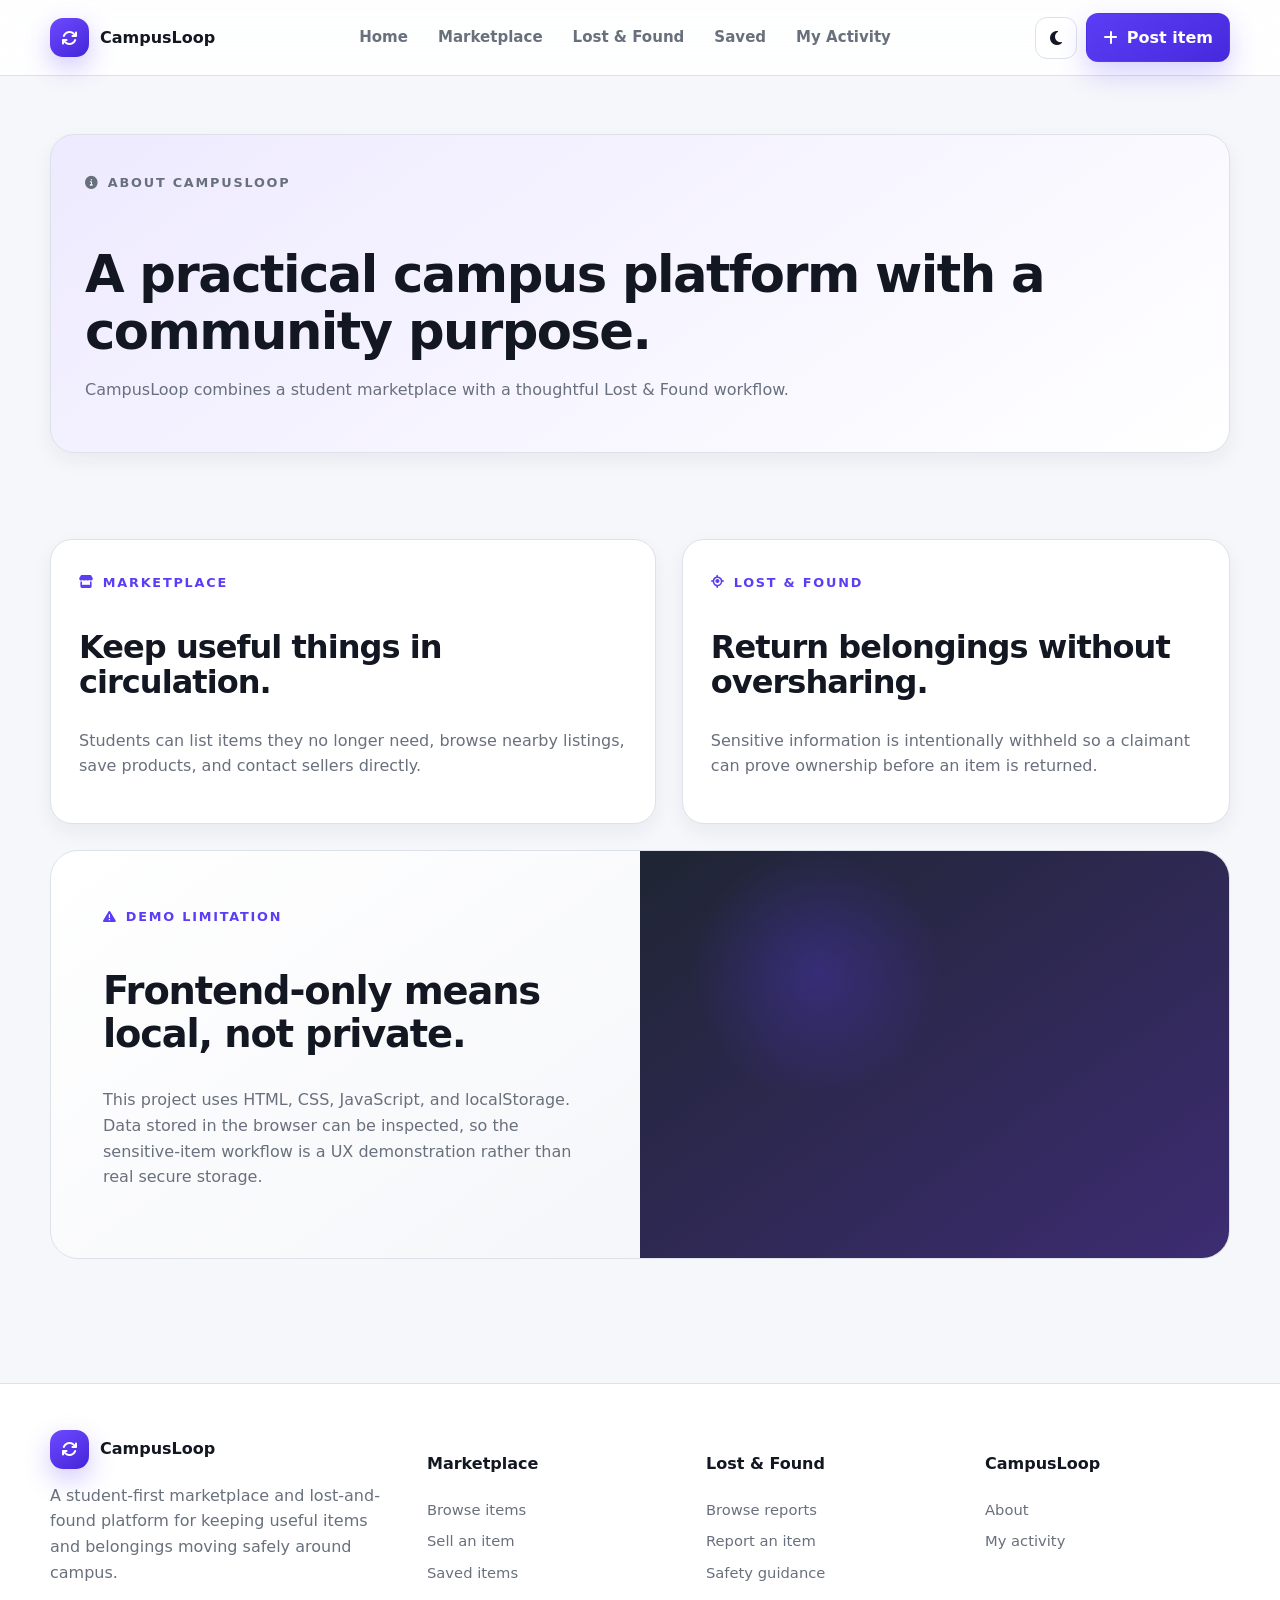
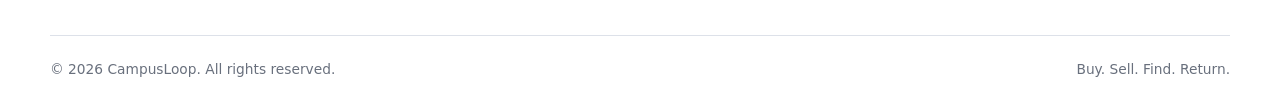
<file: about.html>
<!doctype html>
<html lang="en">
  <head>
    <meta charset="UTF-8" />
    <meta name="viewport" content="width=device-width, initial-scale=1.0" />
    <title>About | CampusLoop</title>
    <link rel="preconnect" href="https://cdnjs.cloudflare.com" />
    <link rel="stylesheet" integrity crossorigin="anonymous" href="https://cdnjs.cloudflare.com/ajax/libs/font-awesome/6.6.0/css/all.min.css" />
    <link rel="stylesheet" href="css/styles.css" />
    <script src="js/data.js" defer></script>
    <script src="js/app.js" defer></script>
  </head>
  <body>
    <header class="topbar">
      <div class="container navbar">
        <a class="brand" href="index.html"
          ><span class="brand-mark"><i class="fa-solid fa-arrows-rotate"></i></span><span>CampusLoop</span></a
        >
        <nav class="nav-links" id="mainNav">
          <a href="index.html">Home</a><a href="marketplace.html">Marketplace</a
          ><a href="lost-found.html">Lost & Found</a><a href="saved.html">Saved</a
          ><a href="dashboard.html">My Activity</a>
        </nav>
        <div class="nav-actions">
          <button class="icon-btn" id="themeToggle" aria-label="Toggle theme">
            <i class="fa-solid fa-moon" id="themeIcon"></i></button
          ><a class="btn btn-primary" href="sell.html"><i class="fa-solid fa-plus"></i> Post item</a
          ><button class="icon-btn menu-toggle" id="menuToggle" aria-label="Open navigation">
            <i class="fa-solid fa-bars"></i>
          </button>
        </div>
      </div>
    </header>
    <main class="page-shell">
      <section class="page-hero">
        <div class="container page-hero-inner fade-up">
          <p class="eyebrow"><i class="fa-solid fa-circle-info"></i> About CampusLoop</p>
          <h1>A practical campus platform with a community purpose.</h1>
          <p>CampusLoop combines a student marketplace with a thoughtful Lost & Found workflow.</p>
        </div>
      </section>
      <section class="section-sm">
        <div class="container">
          <div class="detail-grid">
            <article class="detail-card detail-content fade-up">
              <p class="eyebrow"><i class="fa-solid fa-store"></i> Marketplace</p>
              <h2 style="font-size: 2rem">Keep useful things in circulation.</h2>
              <p class="muted">
                Students can list items they no longer need, browse nearby listings, save products, and contact sellers
                directly.
              </p>
            </article>
            <article class="detail-card detail-content fade-up">
              <p class="eyebrow"><i class="fa-solid fa-location-crosshairs"></i> Lost & Found</p>
              <h2 style="font-size: 2rem">Return belongings without oversharing.</h2>
              <p class="muted">
                Sensitive information is intentionally withheld so a claimant can prove ownership before an item is
                returned.
              </p>
            </article>
          </div>
          <div class="split-banner" style="margin-top: 26px">
            <div class="split-banner-copy">
              <p class="eyebrow"><i class="fa-solid fa-triangle-exclamation"></i> Demo limitation</p>
              <h2>Frontend-only means local, not private.</h2>
              <p class="muted">
                This project uses HTML, CSS, JavaScript, and localStorage. Data stored in the browser can be inspected,
                so the sensitive-item workflow is a UX demonstration rather than real secure storage.
              </p>
            </div>
            <div class="split-banner-visual"></div>
          </div>
        </div>
      </section>
    </main>
    <footer class="footer">
      <div class="container">
        <div class="footer-grid">
          <div>
            <a class="brand" href="index.html"
              ><span class="brand-mark"><i class="fa-solid fa-arrows-rotate"></i></span><span>CampusLoop</span></a
            >
            <p class="muted" style="max-width: 360px; margin-top: 14px">
              A student-first marketplace and lost-and-found platform for keeping useful items and belongings moving
              safely around campus.
            </p>
          </div>
          <div>
            <h4>Marketplace</h4>
            <div class="footer-links">
              <a href="marketplace.html">Browse items</a><a href="sell.html">Sell an item</a
              ><a href="saved.html">Saved items</a>
            </div>
          </div>
          <div>
            <h4>Lost & Found</h4>
            <div class="footer-links">
              <a href="lost-found.html">Browse reports</a><a href="report.html">Report an item</a
              ><a href="about.html">Safety guidance</a>
            </div>
          </div>
          <div>
            <h4>CampusLoop</h4>
            <div class="footer-links"><a href="about.html">About</a><a href="dashboard.html">My activity</a></div>
          </div>
        </div>
        <div class="footer-bottom">
          <span>© 2026 CampusLoop. All rights reserved.</span><span>Buy. Sell. Find. Return.</span>
        </div>
      </div>
    </footer>
  </body>
</html>
</file>
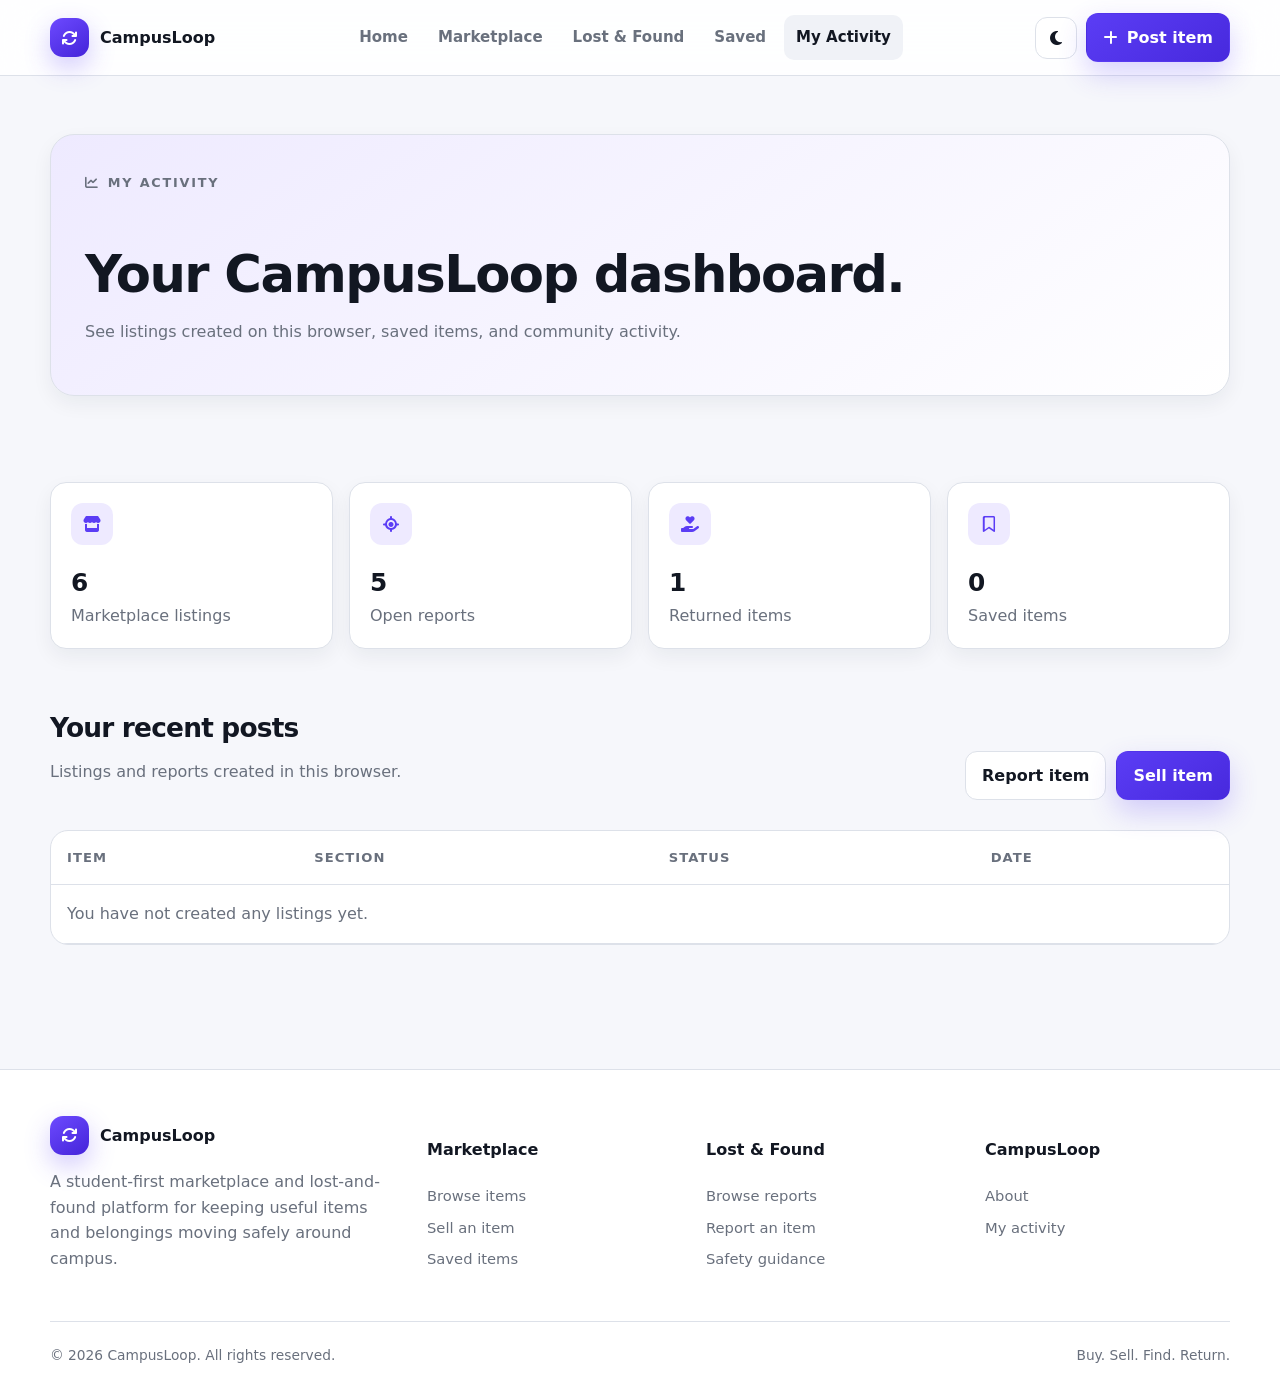
<file: dashboard.html>
<!doctype html>
<html lang="en">
  <head>
    <meta charset="UTF-8" />
    <meta name="viewport" content="width=device-width, initial-scale=1.0" />
    <title>My Activity | CampusLoop</title>
    <link rel="preconnect" href="https://cdnjs.cloudflare.com" />
    <link rel="stylesheet" integrity crossorigin="anonymous" href="https://cdnjs.cloudflare.com/ajax/libs/font-awesome/6.6.0/css/all.min.css" />
    <link rel="stylesheet" href="css/styles.css" />
    <script src="js/data.js" defer></script>
    <script src="js/app.js" defer></script>
  </head>
  <body>
    <header class="topbar">
      <div class="container navbar">
        <a class="brand" href="index.html"
          ><span class="brand-mark"><i class="fa-solid fa-arrows-rotate"></i></span><span>CampusLoop</span></a
        >
        <nav class="nav-links" id="mainNav">
          <a href="index.html">Home</a><a href="marketplace.html">Marketplace</a
          ><a href="lost-found.html">Lost & Found</a><a href="saved.html">Saved</a
          ><a href="dashboard.html">My Activity</a>
        </nav>
        <div class="nav-actions">
          <button class="icon-btn" id="themeToggle" aria-label="Toggle theme">
            <i class="fa-solid fa-moon" id="themeIcon"></i></button
          ><a class="btn btn-primary" href="sell.html"><i class="fa-solid fa-plus"></i> Post item</a
          ><button class="icon-btn menu-toggle" id="menuToggle" aria-label="Open navigation">
            <i class="fa-solid fa-bars"></i>
          </button>
        </div>
      </div>
    </header>
    <main class="page-shell">
      <section class="page-hero">
        <div class="container page-hero-inner fade-up">
          <p class="eyebrow"><i class="fa-solid fa-chart-line"></i> My activity</p>
          <h1>Your CampusLoop dashboard.</h1>
          <p>See listings created on this browser, saved items, and community activity.</p>
        </div>
      </section>
      <section class="section-sm">
        <div class="container">
          <div class="dashboard-grid">
            <article class="stat-card">
              <i class="fa-solid fa-store"></i><strong id="statListings">0</strong
              ><span class="muted">Marketplace listings</span>
            </article>
            <article class="stat-card">
              <i class="fa-solid fa-location-crosshairs"></i><strong id="statReports">0</strong
              ><span class="muted">Open reports</span>
            </article>
            <article class="stat-card">
              <i class="fa-solid fa-hand-holding-heart"></i><strong id="statReturned">0</strong
              ><span class="muted">Returned items</span>
            </article>
            <article class="stat-card">
              <i class="fa-regular fa-bookmark"></i><strong id="statSaved">0</strong
              ><span class="muted">Saved items</span>
            </article>
          </div>
          <div class="section-head" style="margin-top: 42px">
            <div>
              <h2 style="font-size: 1.65rem; margin-bottom: 5px">Your recent posts</h2>
              <p class="muted">Listings and reports created in this browser.</p>
            </div>
            <div style="display: flex; gap: 10px">
              <a class="btn btn-secondary" href="report.html">Report item</a
              ><a class="btn btn-primary" href="sell.html">Sell item</a>
            </div>
          </div>
          <div class="table-wrap">
            <table class="data-table">
              <thead>
                <tr>
                  <th>Item</th>
                  <th>Section</th>
                  <th>Status</th>
                  <th>Date</th>
                </tr>
              </thead>
              <tbody id="myListingsBody"></tbody>
            </table>
          </div>
        </div>
      </section>
    </main>
    <footer class="footer">
      <div class="container">
        <div class="footer-grid">
          <div>
            <a class="brand" href="index.html"
              ><span class="brand-mark"><i class="fa-solid fa-arrows-rotate"></i></span><span>CampusLoop</span></a
            >
            <p class="muted" style="max-width: 360px; margin-top: 14px">
              A student-first marketplace and lost-and-found platform for keeping useful items and belongings moving
              safely around campus.
            </p>
          </div>
          <div>
            <h4>Marketplace</h4>
            <div class="footer-links">
              <a href="marketplace.html">Browse items</a><a href="sell.html">Sell an item</a
              ><a href="saved.html">Saved items</a>
            </div>
          </div>
          <div>
            <h4>Lost & Found</h4>
            <div class="footer-links">
              <a href="lost-found.html">Browse reports</a><a href="report.html">Report an item</a
              ><a href="about.html">Safety guidance</a>
            </div>
          </div>
          <div>
            <h4>CampusLoop</h4>
            <div class="footer-links"><a href="about.html">About</a><a href="dashboard.html">My activity</a></div>
          </div>
        </div>
        <div class="footer-bottom">
          <span>© 2026 CampusLoop. All rights reserved.</span><span>Buy. Sell. Find. Return.</span>
        </div>
      </div>
    </footer>
  </body>
</html>
</file>
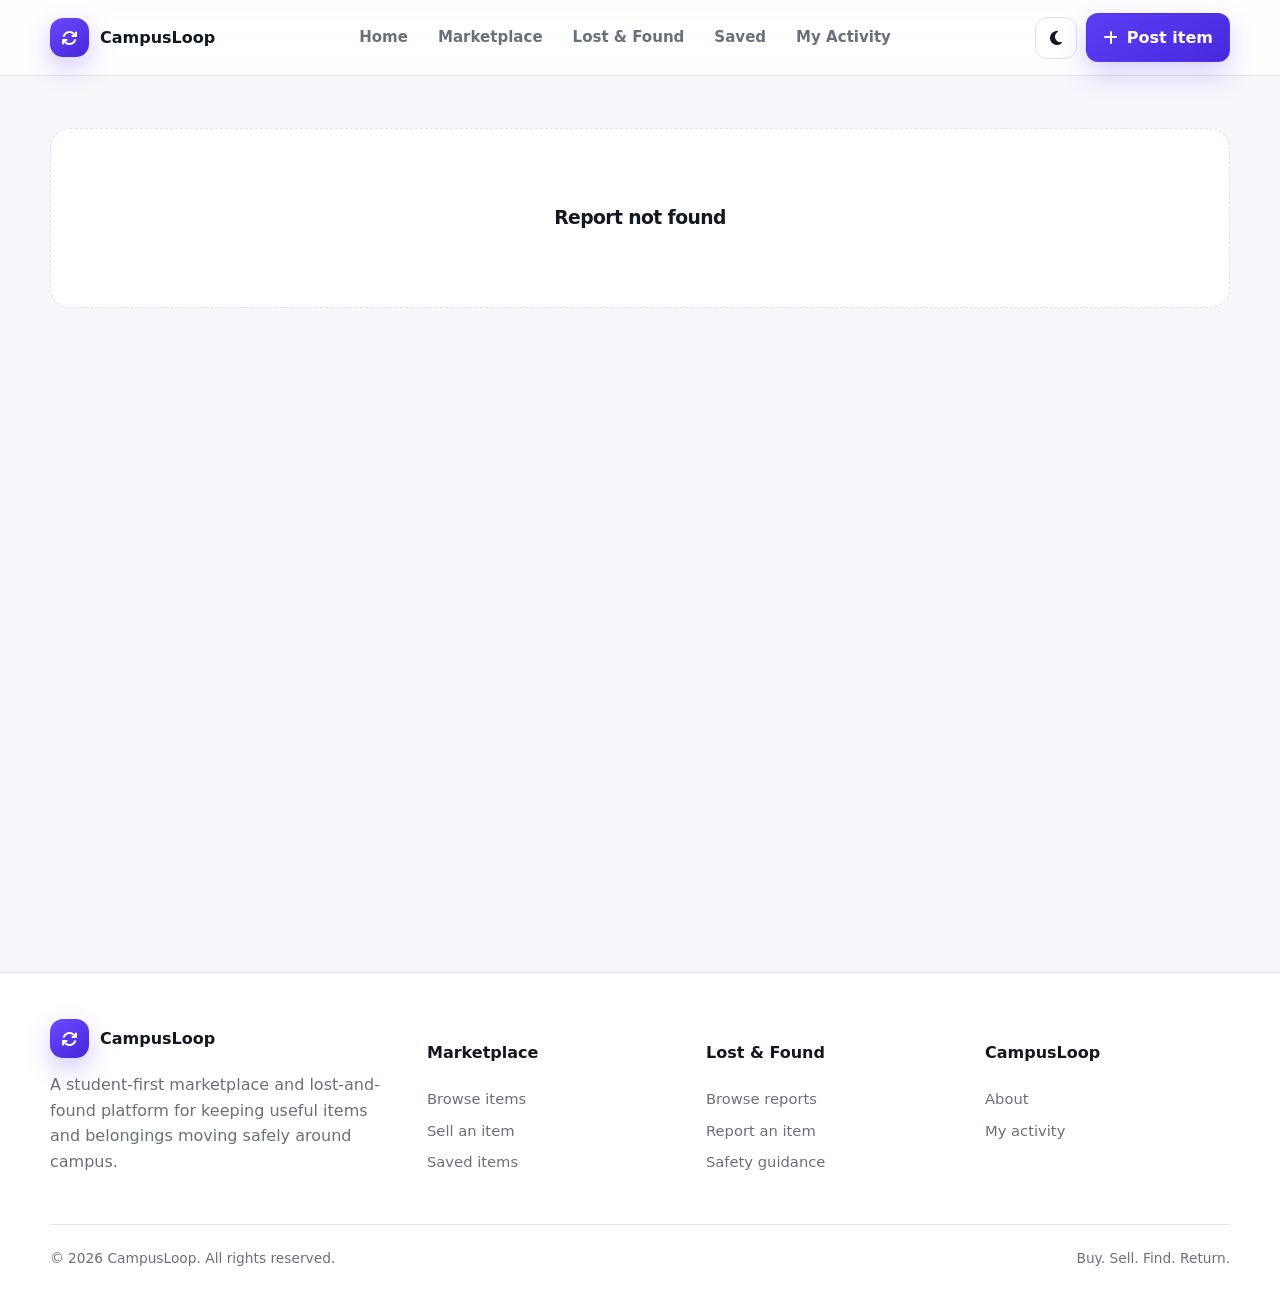
<file: found-item.html>
<!doctype html>
<html lang="en">
  <head>
    <meta charset="UTF-8" />
    <meta name="viewport" content="width=device-width, initial-scale=1.0" />
    <title>Report Details | CampusLoop</title>
    <link rel="preconnect" href="https://cdnjs.cloudflare.com" />
    <link rel="stylesheet" integrity crossorigin="anonymous" href="https://cdnjs.cloudflare.com/ajax/libs/font-awesome/6.6.0/css/all.min.css" />
    <link rel="stylesheet" href="css/styles.css" />
    <script src="js/data.js" defer></script>
    <script src="js/app.js" defer></script>
  </head>
  <body>
    <header class="topbar">
      <div class="container navbar">
        <a class="brand" href="index.html"
          ><span class="brand-mark"><i class="fa-solid fa-arrows-rotate"></i></span><span>CampusLoop</span></a
        >
        <nav class="nav-links" id="mainNav">
          <a href="index.html">Home</a><a href="marketplace.html">Marketplace</a
          ><a href="lost-found.html">Lost & Found</a><a href="saved.html">Saved</a
          ><a href="dashboard.html">My Activity</a>
        </nav>
        <div class="nav-actions">
          <button class="icon-btn" id="themeToggle" aria-label="Toggle theme">
            <i class="fa-solid fa-moon" id="themeIcon"></i></button
          ><a class="btn btn-primary" href="sell.html"><i class="fa-solid fa-plus"></i> Post item</a
          ><button class="icon-btn menu-toggle" id="menuToggle" aria-label="Open navigation">
            <i class="fa-solid fa-bars"></i>
          </button>
        </div>
      </div>
    </header>
    <main class="page-shell">
      <section class="section-sm"><div class="container" id="foundDetail"></div></section>
    </main>
    <footer class="footer">
      <div class="container">
        <div class="footer-grid">
          <div>
            <a class="brand" href="index.html"
              ><span class="brand-mark"><i class="fa-solid fa-arrows-rotate"></i></span><span>CampusLoop</span></a
            >
            <p class="muted" style="max-width: 360px; margin-top: 14px">
              A student-first marketplace and lost-and-found platform for keeping useful items and belongings moving
              safely around campus.
            </p>
          </div>
          <div>
            <h4>Marketplace</h4>
            <div class="footer-links">
              <a href="marketplace.html">Browse items</a><a href="sell.html">Sell an item</a
              ><a href="saved.html">Saved items</a>
            </div>
          </div>
          <div>
            <h4>Lost & Found</h4>
            <div class="footer-links">
              <a href="lost-found.html">Browse reports</a><a href="report.html">Report an item</a
              ><a href="about.html">Safety guidance</a>
            </div>
          </div>
          <div>
            <h4>CampusLoop</h4>
            <div class="footer-links"><a href="about.html">About</a><a href="dashboard.html">My activity</a></div>
          </div>
        </div>
        <div class="footer-bottom">
          <span>© 2026 CampusLoop. All rights reserved.</span><span>Buy. Sell. Find. Return.</span>
        </div>
      </div>
    </footer>
  </body>
</html>
</file>
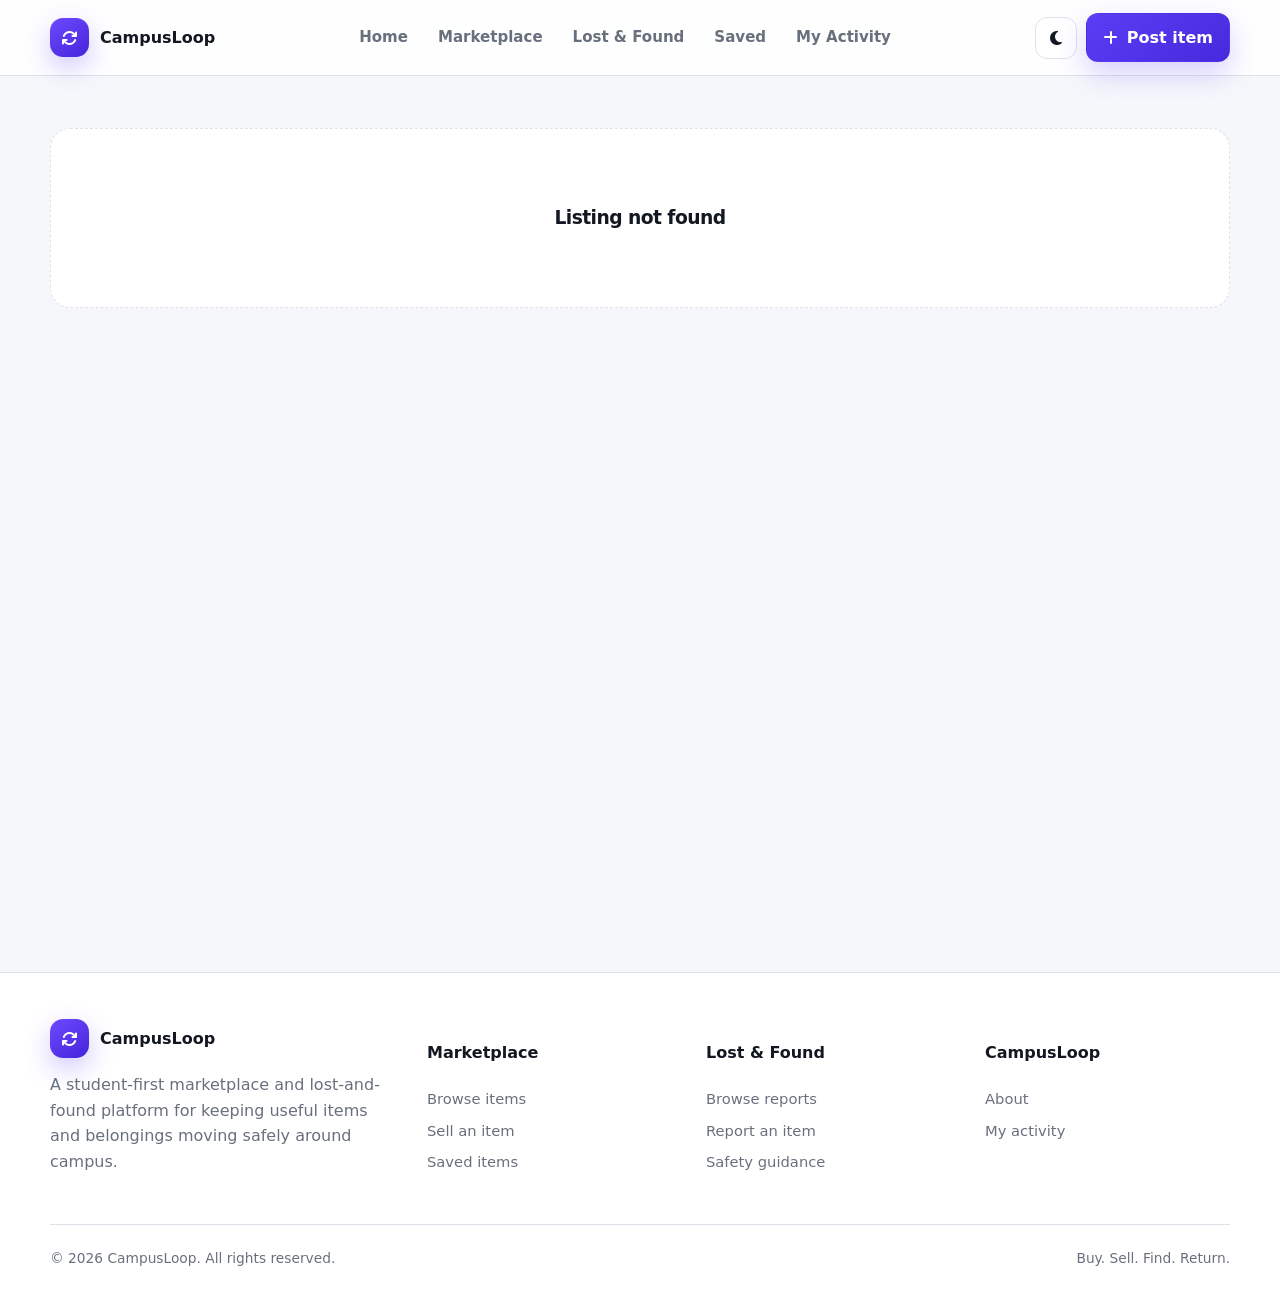
<file: item.html>
<!doctype html>
<html lang="en">
  <head>
    <meta charset="UTF-8" />
    <meta name="viewport" content="width=device-width, initial-scale=1.0" />
    <title>Item Details | CampusLoop</title>
    <link rel="preconnect" href="https://cdnjs.cloudflare.com" />
    <link rel="stylesheet" integrity crossorigin="anonymous" href="https://cdnjs.cloudflare.com/ajax/libs/font-awesome/6.6.0/css/all.min.css" />
    <link rel="stylesheet" href="css/styles.css" />
    <script src="js/data.js" defer></script>
    <script src="js/app.js" defer></script>
  </head>
  <body>
    <header class="topbar">
      <div class="container navbar">
        <a class="brand" href="index.html"
          ><span class="brand-mark"><i class="fa-solid fa-arrows-rotate"></i></span><span>CampusLoop</span></a
        >
        <nav class="nav-links" id="mainNav">
          <a href="index.html">Home</a><a href="marketplace.html">Marketplace</a
          ><a href="lost-found.html">Lost & Found</a><a href="saved.html">Saved</a
          ><a href="dashboard.html">My Activity</a>
        </nav>
        <div class="nav-actions">
          <button class="icon-btn" id="themeToggle" aria-label="Toggle theme">
            <i class="fa-solid fa-moon" id="themeIcon"></i></button
          ><a class="btn btn-primary" href="sell.html"><i class="fa-solid fa-plus"></i> Post item</a
          ><button class="icon-btn menu-toggle" id="menuToggle" aria-label="Open navigation">
            <i class="fa-solid fa-bars"></i>
          </button>
        </div>
      </div>
    </header>
    <main class="page-shell">
      <section class="section-sm"><div class="container" id="itemDetail"></div></section>
    </main>
    <footer class="footer">
      <div class="container">
        <div class="footer-grid">
          <div>
            <a class="brand" href="index.html"
              ><span class="brand-mark"><i class="fa-solid fa-arrows-rotate"></i></span><span>CampusLoop</span></a
            >
            <p class="muted" style="max-width: 360px; margin-top: 14px">
              A student-first marketplace and lost-and-found platform for keeping useful items and belongings moving
              safely around campus.
            </p>
          </div>
          <div>
            <h4>Marketplace</h4>
            <div class="footer-links">
              <a href="marketplace.html">Browse items</a><a href="sell.html">Sell an item</a
              ><a href="saved.html">Saved items</a>
            </div>
          </div>
          <div>
            <h4>Lost & Found</h4>
            <div class="footer-links">
              <a href="lost-found.html">Browse reports</a><a href="report.html">Report an item</a
              ><a href="about.html">Safety guidance</a>
            </div>
          </div>
          <div>
            <h4>CampusLoop</h4>
            <div class="footer-links"><a href="about.html">About</a><a href="dashboard.html">My activity</a></div>
          </div>
        </div>
        <div class="footer-bottom">
          <span>© 2026 CampusLoop. All rights reserved.</span><span>Buy. Sell. Find. Return.</span>
        </div>
      </div>
    </footer>
  </body>
</html>
</file>
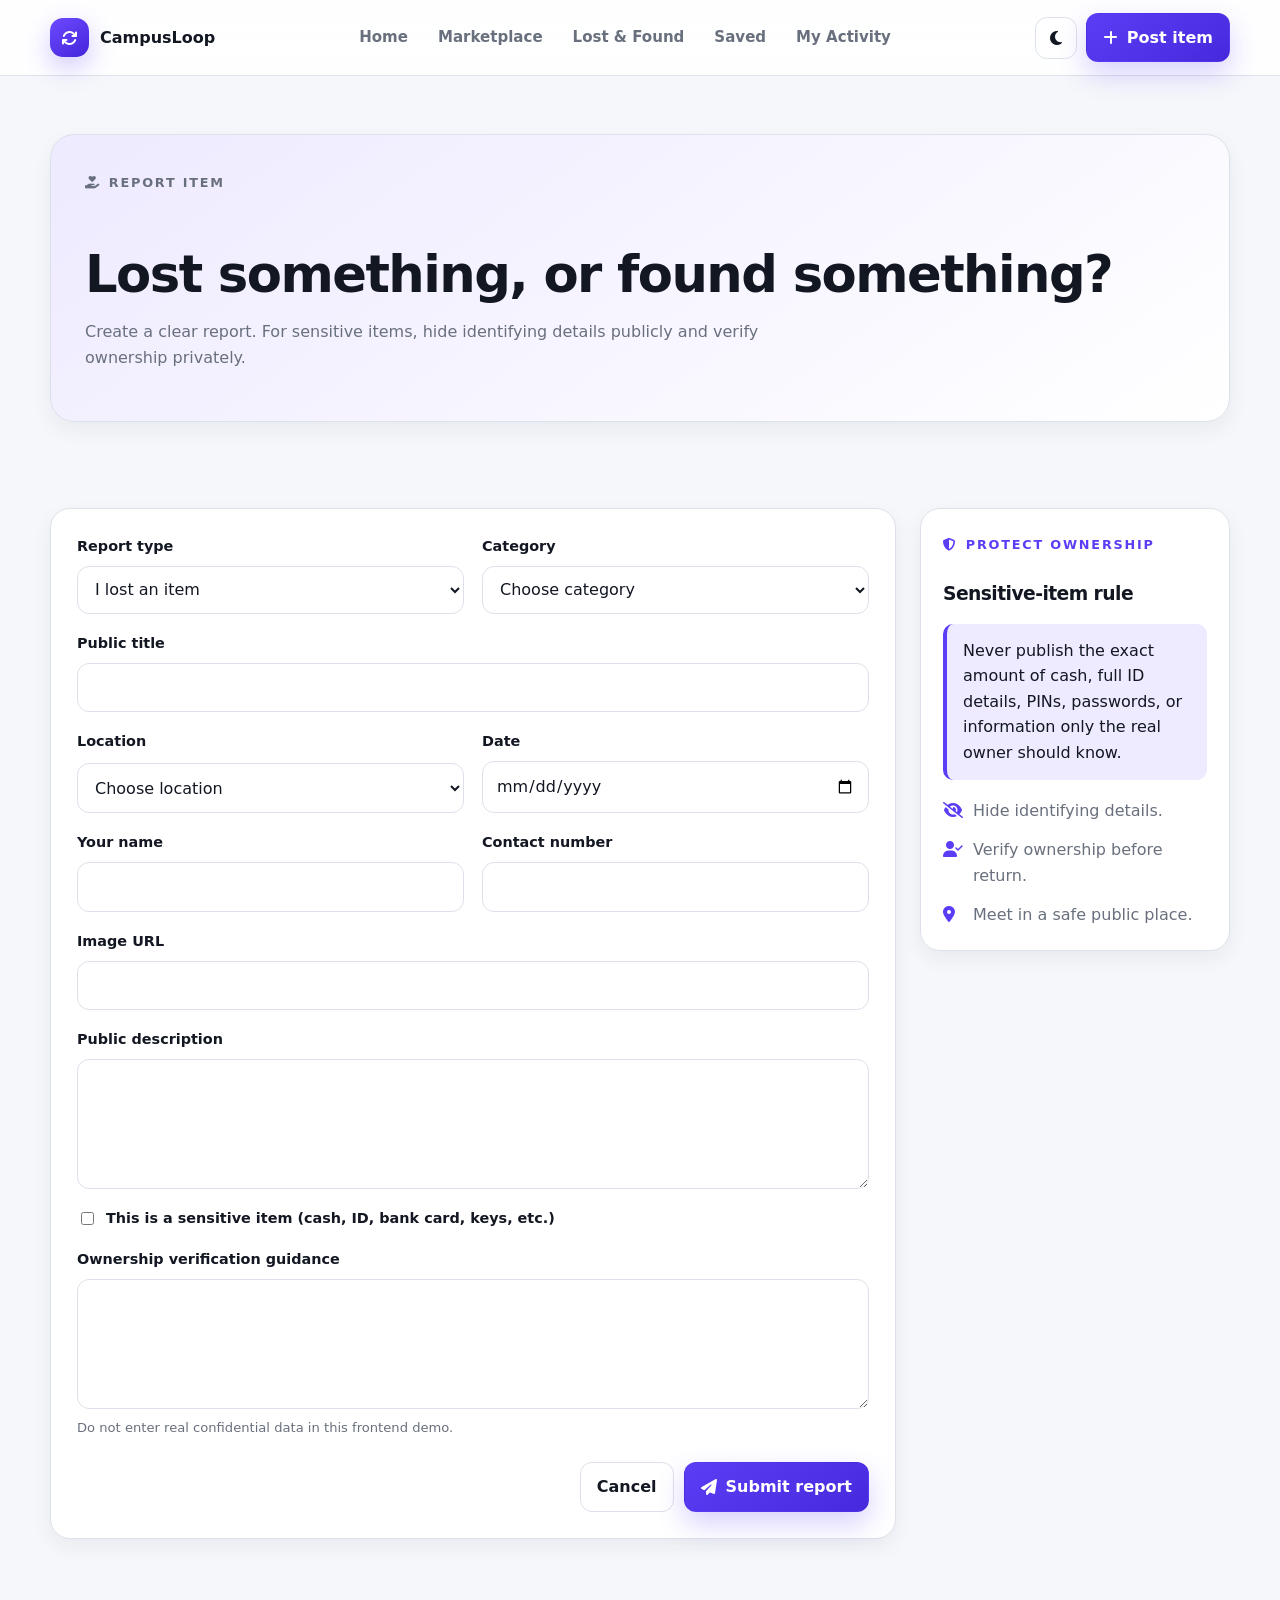
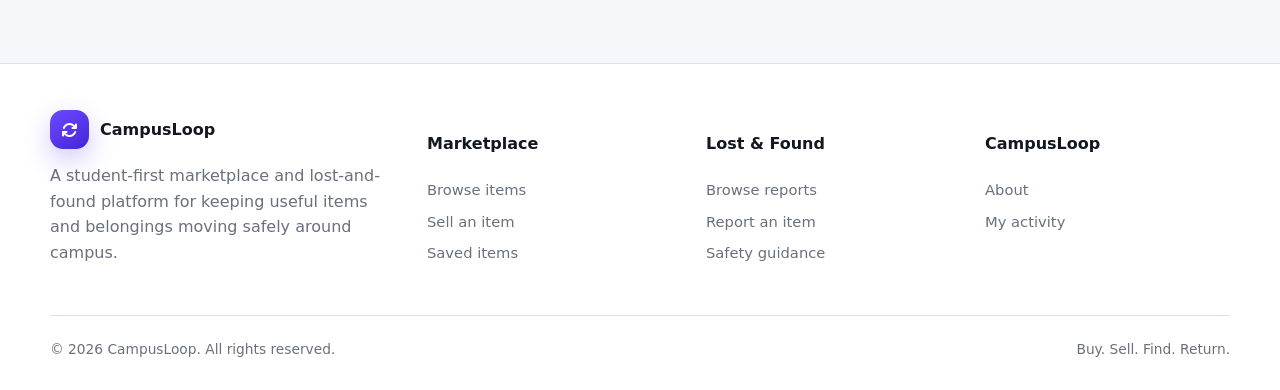
<file: report.html>
<!doctype html>
<html lang="en">
  <head>
    <meta charset="UTF-8" />
    <meta name="viewport" content="width=device-width, initial-scale=1.0" />
    <title>Report Item | CampusLoop</title>
    <link rel="preconnect" href="https://cdnjs.cloudflare.com" />
    <link rel="stylesheet" integrity crossorigin="anonymous" href="https://cdnjs.cloudflare.com/ajax/libs/font-awesome/6.6.0/css/all.min.css" />
    <link rel="stylesheet" href="css/styles.css" />
    <script src="js/data.js" defer></script>
    <script src="js/app.js" defer></script>
  </head>
  <body>
    <header class="topbar">
      <div class="container navbar">
        <a class="brand" href="index.html"
          ><span class="brand-mark"><i class="fa-solid fa-arrows-rotate"></i></span><span>CampusLoop</span></a
        >
        <nav class="nav-links" id="mainNav">
          <a href="index.html">Home</a><a href="marketplace.html">Marketplace</a
          ><a href="lost-found.html">Lost & Found</a><a href="saved.html">Saved</a
          ><a href="dashboard.html">My Activity</a>
        </nav>
        <div class="nav-actions">
          <button class="icon-btn" id="themeToggle" aria-label="Toggle theme">
            <i class="fa-solid fa-moon" id="themeIcon"></i></button
          ><a class="btn btn-primary" href="sell.html"><i class="fa-solid fa-plus"></i> Post item</a
          ><button class="icon-btn menu-toggle" id="menuToggle" aria-label="Open navigation">
            <i class="fa-solid fa-bars"></i>
          </button>
        </div>
      </div>
    </header>
    <main class="page-shell">
      <section class="page-hero">
        <div class="container page-hero-inner fade-up">
          <p class="eyebrow"><i class="fa-solid fa-hand-holding-heart"></i> Report item</p>
          <h1>Lost something, or found something?</h1>
          <p>
            Create a clear report. For sensitive items, hide identifying details publicly and verify ownership
            privately.
          </p>
        </div>
      </section>
      <section class="section-sm">
        <div class="container form-shell">
          <form class="form-card" id="reportForm">
            <div class="form-grid">
              <div class="form-group">
                <label for="reportType">Report type</label
                ><select class="select" id="reportType" name="type" required>
                  <option value="Lost">I lost an item</option>
                  <option value="Found">I found an item</option>
                </select>
              </div>
              <div class="form-group">
                <label for="reportCategory">Category</label
                ><select class="select" id="reportCategory" name="category" required>
                  <option value="">Choose category</option>
                  <option>Electronics</option>
                  <option>Personal Items</option>
                  <option>Books & Notes</option>
                  <option>Sensitive</option>
                  <option>Other</option>
                </select>
              </div>
              <div class="form-group full">
                <label for="reportTitle">Public title</label
                ><input class="input" id="reportTitle" name="title" required />
              </div>
              <div class="form-group">
                <label for="reportLocation">Location</label
                ><select class="select" id="reportLocation" name="location" required>
                  <option value="">Choose location</option>
                  <option>Library</option>
                  <option>Engineering Block</option>
                  <option>Cafeteria</option>
                  <option>Hostels</option>
                  <option>Sports Centre</option>
                  <option>Lecture Halls</option>
                </select>
              </div>
              <div class="form-group">
                <label for="reportDate">Date</label
                ><input class="input" id="reportDate" name="date" type="date" required />
              </div>
              <div class="form-group">
                <label for="contactName">Your name</label
                ><input class="input" id="contactName" name="contactName" required />
              </div>
              <div class="form-group">
                <label for="reportPhone">Contact number</label
                ><input class="input" id="reportPhone" name="phone" type="tel" required />
              </div>
              <div class="form-group full">
                <label for="reportImage">Image URL</label
                ><input class="input" id="reportImage" name="image" type="url" />
              </div>
              <div class="form-group full">
                <label for="reportDescription">Public description</label
                ><textarea class="textarea" id="reportDescription" name="description" required></textarea>
              </div>
              <div class="form-group full">
                <label class="check-row"
                  ><input id="sensitive" name="sensitive" type="checkbox" /><span
                    >This is a sensitive item (cash, ID, bank card, keys, etc.)</span
                  ></label
                >
              </div>
              <div class="form-group full" id="sensitiveBlock" hidden>
                <label for="verification">Ownership verification guidance</label
                ><textarea class="textarea" id="verification" name="verification"></textarea
                ><span class="help">Do not enter real confidential data in this frontend demo.</span>
              </div>
            </div>
            <div class="form-actions">
              <a class="btn btn-secondary" href="lost-found.html">Cancel</a
              ><button class="btn btn-primary" type="submit">
                <i class="fa-solid fa-paper-plane"></i> Submit report
              </button>
            </div>
          </form>
          <aside class="side-card">
            <p class="eyebrow"><i class="fa-solid fa-shield-halved"></i> Protect ownership</p>
            <h3>Sensitive-item rule</h3>
            <div class="callout">
              Never publish the exact amount of cash, full ID details, PINs, passwords, or information only the real
              owner should know.
            </div>
            <ul class="side-list" style="margin-top: 18px">
              <li><i class="fa-solid fa-eye-slash"></i><span>Hide identifying details.</span></li>
              <li><i class="fa-solid fa-user-check"></i><span>Verify ownership before return.</span></li>
              <li><i class="fa-solid fa-location-dot"></i><span>Meet in a safe public place.</span></li>
            </ul>
          </aside>
        </div>
      </section>
    </main>
    <footer class="footer">
      <div class="container">
        <div class="footer-grid">
          <div>
            <a class="brand" href="index.html"
              ><span class="brand-mark"><i class="fa-solid fa-arrows-rotate"></i></span><span>CampusLoop</span></a
            >
            <p class="muted" style="max-width: 360px; margin-top: 14px">
              A student-first marketplace and lost-and-found platform for keeping useful items and belongings moving
              safely around campus.
            </p>
          </div>
          <div>
            <h4>Marketplace</h4>
            <div class="footer-links">
              <a href="marketplace.html">Browse items</a><a href="sell.html">Sell an item</a
              ><a href="saved.html">Saved items</a>
            </div>
          </div>
          <div>
            <h4>Lost & Found</h4>
            <div class="footer-links">
              <a href="lost-found.html">Browse reports</a><a href="report.html">Report an item</a
              ><a href="about.html">Safety guidance</a>
            </div>
          </div>
          <div>
            <h4>CampusLoop</h4>
            <div class="footer-links"><a href="about.html">About</a><a href="dashboard.html">My activity</a></div>
          </div>
        </div>
        <div class="footer-bottom">
          <span>© 2026 CampusLoop. All rights reserved.</span><span>Buy. Sell. Find. Return.</span>
        </div>
      </div>
    </footer>
  </body>
</html>
</file>
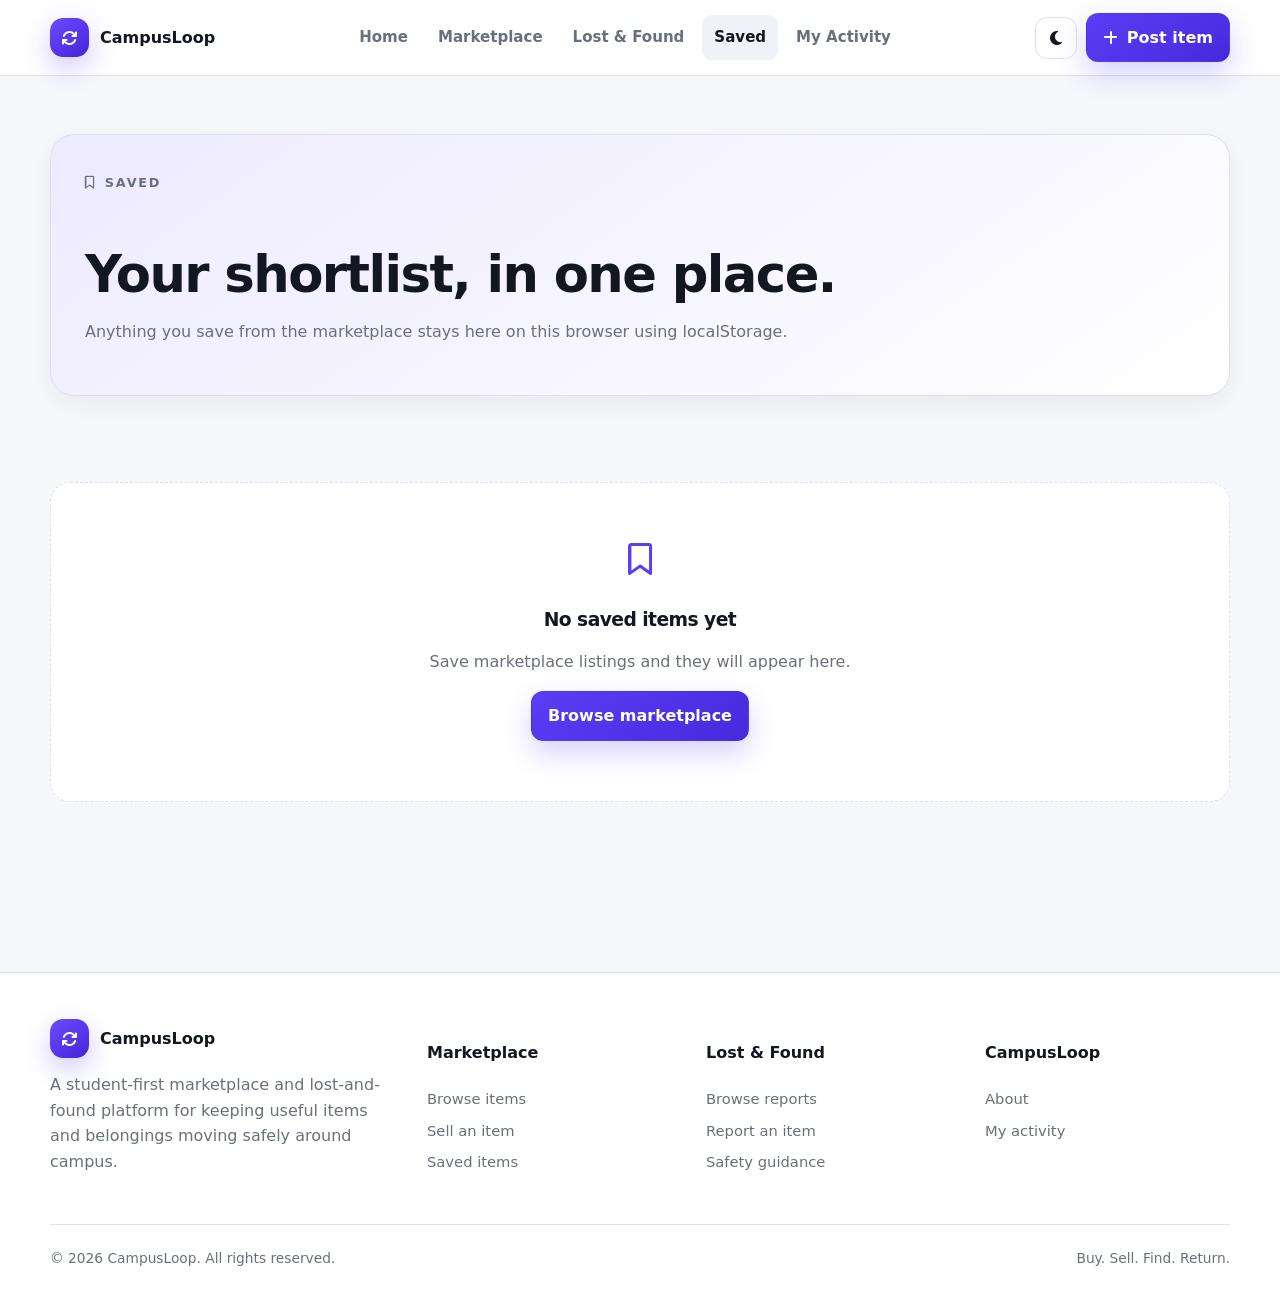
<file: saved.html>
<!doctype html>
<html lang="en">
  <head>
    <meta charset="UTF-8" />
    <meta name="viewport" content="width=device-width, initial-scale=1.0" />
    <title>Saved | CampusLoop</title>
    <link rel="preconnect" href="https://cdnjs.cloudflare.com" />
    <link rel="stylesheet" integrity crossorigin="anonymous" href="https://cdnjs.cloudflare.com/ajax/libs/font-awesome/6.6.0/css/all.min.css" />
    <link rel="stylesheet" href="css/styles.css" />
    <script src="js/data.js" defer></script>
    <script src="js/app.js" defer></script>
  </head>
  <body>
    <header class="topbar">
      <div class="container navbar">
        <a class="brand" href="index.html"
          ><span class="brand-mark"><i class="fa-solid fa-arrows-rotate"></i></span><span>CampusLoop</span></a
        >
        <nav class="nav-links" id="mainNav">
          <a href="index.html">Home</a><a href="marketplace.html">Marketplace</a
          ><a href="lost-found.html">Lost & Found</a><a href="saved.html">Saved</a
          ><a href="dashboard.html">My Activity</a>
        </nav>
        <div class="nav-actions">
          <button class="icon-btn" id="themeToggle" aria-label="Toggle theme">
            <i class="fa-solid fa-moon" id="themeIcon"></i></button
          ><a class="btn btn-primary" href="sell.html"><i class="fa-solid fa-plus"></i> Post item</a
          ><button class="icon-btn menu-toggle" id="menuToggle" aria-label="Open navigation">
            <i class="fa-solid fa-bars"></i>
          </button>
        </div>
      </div>
    </header>
    <main class="page-shell">
      <section class="page-hero">
        <div class="container page-hero-inner fade-up">
          <p class="eyebrow"><i class="fa-regular fa-bookmark"></i> Saved</p>
          <h1>Your shortlist, in one place.</h1>
          <p>Anything you save from the marketplace stays here on this browser using localStorage.</p>
        </div>
      </section>
      <section class="section-sm">
        <div class="container"><div class="card-grid" id="savedGrid"></div></div>
      </section>
    </main>
    <footer class="footer">
      <div class="container">
        <div class="footer-grid">
          <div>
            <a class="brand" href="index.html"
              ><span class="brand-mark"><i class="fa-solid fa-arrows-rotate"></i></span><span>CampusLoop</span></a
            >
            <p class="muted" style="max-width: 360px; margin-top: 14px">
              A student-first marketplace and lost-and-found platform for keeping useful items and belongings moving
              safely around campus.
            </p>
          </div>
          <div>
            <h4>Marketplace</h4>
            <div class="footer-links">
              <a href="marketplace.html">Browse items</a><a href="sell.html">Sell an item</a
              ><a href="saved.html">Saved items</a>
            </div>
          </div>
          <div>
            <h4>Lost & Found</h4>
            <div class="footer-links">
              <a href="lost-found.html">Browse reports</a><a href="report.html">Report an item</a
              ><a href="about.html">Safety guidance</a>
            </div>
          </div>
          <div>
            <h4>CampusLoop</h4>
            <div class="footer-links"><a href="about.html">About</a><a href="dashboard.html">My activity</a></div>
          </div>
        </div>
        <div class="footer-bottom">
          <span>© 2026 CampusLoop. All rights reserved.</span><span>Buy. Sell. Find. Return.</span>
        </div>
      </div>
    </footer>
  </body>
</html>
</file>
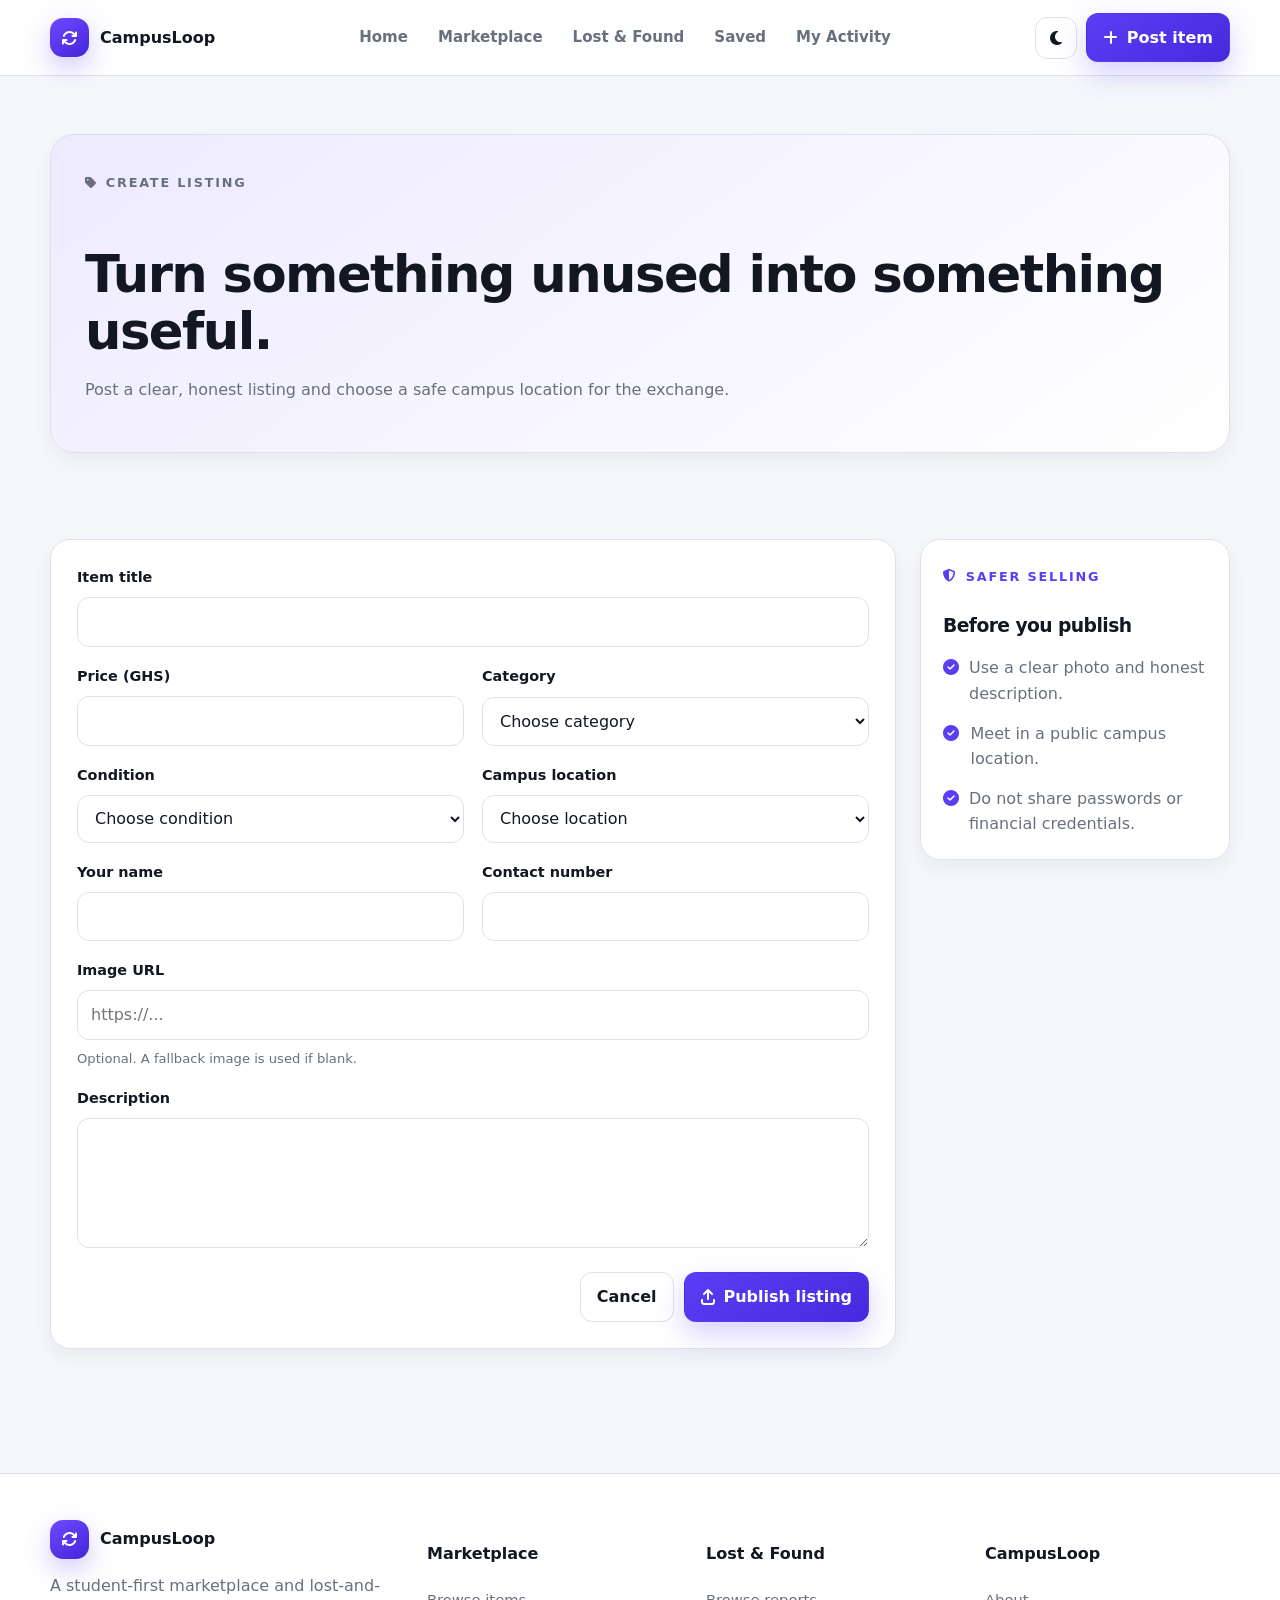
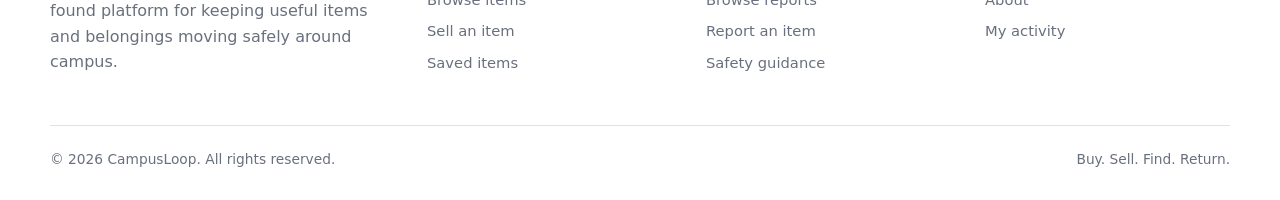
<file: sell.html>
<!doctype html>
<html lang="en">
  <head>
    <meta charset="UTF-8" />
    <meta name="viewport" content="width=device-width, initial-scale=1.0" />
    <title>Sell an Item | CampusLoop</title>
    <link rel="preconnect" href="https://cdnjs.cloudflare.com" />
    <link rel="stylesheet" integrity crossorigin="anonymous" href="https://cdnjs.cloudflare.com/ajax/libs/font-awesome/6.6.0/css/all.min.css" />
    <link rel="stylesheet" href="css/styles.css" />
    <script src="js/data.js" defer></script>
    <script src="js/app.js" defer></script>
  </head>
  <body>
    <header class="topbar">
      <div class="container navbar">
        <a class="brand" href="index.html"
          ><span class="brand-mark"><i class="fa-solid fa-arrows-rotate"></i></span><span>CampusLoop</span></a
        >
        <nav class="nav-links" id="mainNav">
          <a href="index.html">Home</a><a href="marketplace.html">Marketplace</a
          ><a href="lost-found.html">Lost & Found</a><a href="saved.html">Saved</a
          ><a href="dashboard.html">My Activity</a>
        </nav>
        <div class="nav-actions">
          <button class="icon-btn" id="themeToggle" aria-label="Toggle theme">
            <i class="fa-solid fa-moon" id="themeIcon"></i></button
          ><a class="btn btn-primary" href="sell.html"><i class="fa-solid fa-plus"></i> Post item</a
          ><button class="icon-btn menu-toggle" id="menuToggle" aria-label="Open navigation">
            <i class="fa-solid fa-bars"></i>
          </button>
        </div>
      </div>
    </header>
    <main class="page-shell">
      <section class="page-hero">
        <div class="container page-hero-inner fade-up">
          <p class="eyebrow"><i class="fa-solid fa-tag"></i> Create listing</p>
          <h1>Turn something unused into something useful.</h1>
          <p>Post a clear, honest listing and choose a safe campus location for the exchange.</p>
        </div>
      </section>
      <section class="section-sm">
        <div class="container form-shell">
          <form class="form-card" id="sellForm">
            <div class="form-grid">
              <div class="form-group full">
                <label for="title">Item title</label
                ><input class="input" id="title" name="title" required minlength="3" />
              </div>
              <div class="form-group">
                <label for="price">Price (GHS)</label
                ><input class="input" id="price" name="price" type="number" min="0" step="0.01" required />
              </div>
              <div class="form-group">
                <label for="category">Category</label
                ><select class="select" id="category" name="category" required>
                  <option value="">Choose category</option>
                  <option>Electronics</option>
                  <option>Books</option>
                  <option>Fashion</option>
                  <option>Room Items</option>
                </select>
              </div>
              <div class="form-group">
                <label for="condition">Condition</label
                ><select class="select" id="condition" name="condition" required>
                  <option value="">Choose condition</option>
                  <option>Like New</option>
                  <option>Very Good</option>
                  <option>Good</option>
                  <option>Fair</option>
                </select>
              </div>
              <div class="form-group">
                <label for="location">Campus location</label
                ><select class="select" id="location" name="location" required>
                  <option value="">Choose location</option>
                  <option>Library</option>
                  <option>Engineering Block</option>
                  <option>Cafeteria</option>
                  <option>Hostels</option>
                  <option>Sports Centre</option>
                  <option>Lecture Halls</option>
                </select>
              </div>
              <div class="form-group">
                <label for="seller">Your name</label><input class="input" id="seller" name="seller" required />
              </div>
              <div class="form-group">
                <label for="phone">Contact number</label
                ><input class="input" id="phone" name="phone" type="tel" required />
              </div>
              <div class="form-group full">
                <label for="image">Image URL</label
                ><input class="input" id="image" name="image" type="url" placeholder="https://..." /><span class="help"
                  >Optional. A fallback image is used if blank.</span
                >
              </div>
              <div class="form-group full">
                <label for="description">Description</label
                ><textarea class="textarea" id="description" name="description" required minlength="12"></textarea>
              </div>
            </div>
            <div class="form-actions">
              <a class="btn btn-secondary" href="marketplace.html">Cancel</a
              ><button class="btn btn-primary" type="submit">
                <i class="fa-solid fa-arrow-up-from-bracket"></i> Publish listing
              </button>
            </div>
          </form>
          <aside class="side-card">
            <p class="eyebrow"><i class="fa-solid fa-shield-halved"></i> Safer selling</p>
            <h3>Before you publish</h3>
            <ul class="side-list">
              <li><i class="fa-solid fa-circle-check"></i><span>Use a clear photo and honest description.</span></li>
              <li><i class="fa-solid fa-circle-check"></i><span>Meet in a public campus location.</span></li>
              <li>
                <i class="fa-solid fa-circle-check"></i><span>Do not share passwords or financial credentials.</span>
              </li>
            </ul>
          </aside>
        </div>
      </section>
    </main>
    <footer class="footer">
      <div class="container">
        <div class="footer-grid">
          <div>
            <a class="brand" href="index.html"
              ><span class="brand-mark"><i class="fa-solid fa-arrows-rotate"></i></span><span>CampusLoop</span></a
            >
            <p class="muted" style="max-width: 360px; margin-top: 14px">
              A student-first marketplace and lost-and-found platform for keeping useful items and belongings moving
              safely around campus.
            </p>
          </div>
          <div>
            <h4>Marketplace</h4>
            <div class="footer-links">
              <a href="marketplace.html">Browse items</a><a href="sell.html">Sell an item</a
              ><a href="saved.html">Saved items</a>
            </div>
          </div>
          <div>
            <h4>Lost & Found</h4>
            <div class="footer-links">
              <a href="lost-found.html">Browse reports</a><a href="report.html">Report an item</a
              ><a href="about.html">Safety guidance</a>
            </div>
          </div>
          <div>
            <h4>CampusLoop</h4>
            <div class="footer-links"><a href="about.html">About</a><a href="dashboard.html">My activity</a></div>
          </div>
        </div>
        <div class="footer-bottom">
          <span>© 2026 CampusLoop. All rights reserved.</span><span>Buy. Sell. Find. Return.</span>
        </div>
      </div>
    </footer>
  </body>
</html>
</file>
<file: css/styles.css>
:root {
  --bg: #f6f7fb;
  --surface: #fff;
  --surface-2: #f0f2f7;
  --text: #121722;
  --muted: #69707d;
  --border: #dde1e9;
  --primary: #5b3df5;
  --primary-strong: #4729dd;
  --primary-soft: #eeeaff;
  --success: #16865d;
  --success-soft: #e7f7f0;
  --warning: #9a6412;
  --warning-soft: #fff4de;
  --danger: #c63d4d;
  --danger-soft: #ffe9ec;
  --shadow: 0 18px 45px rgba(22, 29, 44, 0.1);
  --radius: 18px;
  --container: 1180px;
  --header-h: 76px;
}
[data-theme="dark"] {
  --bg: #0f131d;
  --surface: #171c27;
  --surface-2: #202634;
  --text: #f5f7fb;
  --muted: #aab1bf;
  --border: #30384a;
  --primary: #8d76ff;
  --primary-strong: #a08dff;
  --primary-soft: #28213f;
  --success: #51c796;
  --success-soft: #17372d;
  --warning: #f1bb62;
  --warning-soft: #3e301b;
  --danger: #ff7f8d;
  --danger-soft: #452129;
  --shadow: 0 18px 45px rgba(0, 0, 0, 0.28);
}
* {
  box-sizing: border-box;
}
html {
  scroll-behavior: smooth;
}
body {
  margin: 0;
  font-family:
    Inter,
    ui-sans-serif,
    system-ui,
    -apple-system,
    BlinkMacSystemFont,
    "Segoe UI",
    sans-serif;
  background: var(--bg);
  color: var(--text);
  line-height: 1.6;
  transition: 0.25s;
}
img {
  display: block;
  max-width: 100%;
}
a {
  color: inherit;
  text-decoration: none;
}
button,
input,
select,
textarea {
  font: inherit;
}
button {
  cursor: pointer;
}
.container {
  width: min(var(--container), calc(100% - 32px));
  margin: auto;
}
.page-shell {
  min-height: calc(100vh - var(--header-h));
}
.section {
  padding: 80px 0;
}
.section-sm {
  padding: 52px 0;
}
h1,
h2,
h3 {
  line-height: 1.12;
  letter-spacing: -0.03em;
}
h1 {
  font-size: clamp(2.5rem, 5vw, 5rem);
}
h2 {
  font-size: clamp(1.9rem, 3vw, 3rem);
}
.muted {
  color: var(--muted);
}
.eyebrow {
  display: inline-flex;
  gap: 8px;
  align-items: center;
  margin: 0 0 10px;
  color: var(--primary);
  font-size: 0.8rem;
  font-weight: 800;
  letter-spacing: 0.14em;
  text-transform: uppercase;
}
.topbar {
  height: var(--header-h);
  position: sticky;
  top: 0;
  z-index: 50;
  border-bottom: 1px solid var(--border);
  background: color-mix(in srgb, var(--surface) 88%, transparent);
  backdrop-filter: blur(18px);
}
.navbar {
  height: 100%;
  display: flex;
  align-items: center;
  justify-content: space-between;
  gap: 24px;
}
.brand {
  display: inline-flex;
  align-items: center;
  gap: 11px;
  font-weight: 850;
}
.brand-mark {
  width: 39px;
  height: 39px;
  display: grid;
  place-items: center;
  border-radius: 13px;
  color: white;
  background: linear-gradient(145deg, #6d4aff, #4424d9);
  box-shadow: 0 10px 26px rgba(91, 61, 245, 0.28);
}
.nav-links {
  display: flex;
  align-items: center;
  gap: 6px;
}
.nav-links a {
  padding: 10px 12px;
  border-radius: 10px;
  color: var(--muted);
  font-size: 0.94rem;
  font-weight: 700;
}
.nav-links a:hover,
.nav-links a.active {
  color: var(--text);
  background: var(--surface-2);
}
.nav-actions {
  display: flex;
  align-items: center;
  gap: 9px;
}
.icon-btn {
  width: 42px;
  height: 42px;
  border: 1px solid var(--border);
  border-radius: 12px;
  display: grid;
  place-items: center;
  color: var(--text);
  background: var(--surface);
}
.menu-toggle {
  display: none;
}
.btn {
  min-height: 44px;
  padding: 11px 16px;
  border: 1px solid transparent;
  border-radius: 12px;
  display: inline-flex;
  align-items: center;
  justify-content: center;
  gap: 9px;
  font-weight: 800;
  transition: 0.2s;
}
.btn:hover {
  transform: translateY(-2px);
}
.btn-primary {
  color: #fff;
  background: linear-gradient(145deg, var(--primary), var(--primary-strong));
  box-shadow: 0 12px 28px rgba(91, 61, 245, 0.24);
}
.btn-secondary {
  color: var(--text);
  border-color: var(--border);
  background: var(--surface);
}
.btn-ghost {
  color: var(--primary);
  background: var(--primary-soft);
}
.hero {
  padding: 78px 0 58px;
}
.hero-grid {
  display: grid;
  grid-template-columns: 1.1fr 0.9fr;
  gap: 54px;
  align-items: center;
}
.hero-copy p {
  max-width: 650px;
  color: var(--muted);
  font-size: 1.08rem;
}
.hero-actions {
  display: flex;
  gap: 12px;
  flex-wrap: wrap;
  margin-top: 30px;
}
.hero-metrics {
  display: flex;
  gap: 26px;
  flex-wrap: wrap;
  margin-top: 34px;
}
.metric strong {
  display: block;
  font-size: 1.35rem;
}
.metric span {
  color: var(--muted);
  font-size: 0.9rem;
}
.hero-visual {
  min-height: 470px;
  position: relative;
  overflow: hidden;
  border: 1px solid var(--border);
  border-radius: 34px;
  background:
    radial-gradient(circle at 18% 20%, rgba(141, 118, 255, 0.28), transparent 26%),
    radial-gradient(circle at 82% 72%, rgba(37, 99, 235, 0.2), transparent 28%),
    linear-gradient(160deg, var(--surface), var(--surface-2));
  box-shadow: var(--shadow);
}
.float-card {
  position: absolute;
  width: min(78%, 320px);
  overflow: hidden;
  border: 1px solid var(--border);
  border-radius: 20px;
  background: var(--surface);
  box-shadow: var(--shadow);
  animation: float 6s ease-in-out infinite;
}
.float-card.one {
  left: 9%;
  top: 11%;
}
.float-card.two {
  right: 8%;
  bottom: 10%;
  animation-delay: -2.7s;
}
.float-img {
  width: 100%;
  height: 150px;
  object-fit: cover;
}
.float-body {
  padding: 16px;
}
.float-body strong {
  display: block;
  margin: 5px 0;
}
.float-body span {
  color: var(--muted);
  font-size: 0.88rem;
}
@keyframes float {
  50% {
    transform: translateY(-10px) rotate(1deg);
  }
}
.trust-strip {
  padding: 20px 0 44px;
}
.trust-inner {
  padding: 22px;
  border: 1px solid var(--border);
  border-radius: 18px;
  background: var(--surface);
  display: grid;
  grid-template-columns: repeat(4, 1fr);
  gap: 14px;
  box-shadow: var(--shadow);
}
.trust-item {
  display: flex;
  gap: 12px;
  align-items: center;
}
.trust-icon {
  width: 40px;
  height: 40px;
  display: grid;
  place-items: center;
  border-radius: 12px;
  color: var(--primary);
  background: var(--primary-soft);
  flex: none;
}
.section-head {
  display: flex;
  justify-content: space-between;
  align-items: end;
  gap: 24px;
  margin-bottom: 30px;
}
.section-head > div {
  max-width: 690px;
}
.card-grid {
  display: grid;
  grid-template-columns: repeat(4, minmax(0, 1fr));
  gap: 20px;
}
.listing-card {
  overflow: hidden;
  border: 1px solid var(--border);
  border-radius: 18px;
  background: var(--surface);
  box-shadow: 0 8px 20px rgba(22, 29, 44, 0.06);
  transition: 0.25s;
}
.listing-card:hover {
  transform: translateY(-6px);
  box-shadow: var(--shadow);
}
.listing-media {
  position: relative;
  aspect-ratio: 4/3;
  overflow: hidden;
  background: var(--surface-2);
}
.listing-media img {
  width: 100%;
  height: 100%;
  object-fit: cover;
  transition: 0.35s;
}
.listing-card:hover img {
  transform: scale(1.035);
}
.card-save {
  position: absolute;
  right: 12px;
  top: 12px;
  width: 38px;
  height: 38px;
  border: 1px solid rgba(255, 255, 255, 0.6);
  border-radius: 50%;
  display: grid;
  place-items: center;
  background: rgba(255, 255, 255, 0.93);
  color: #202533;
}
.card-save.saved {
  background: var(--primary);
  color: white;
  border-color: var(--primary);
}
.badge {
  display: inline-flex;
  align-items: center;
  gap: 6px;
  padding: 6px 9px;
  border-radius: 999px;
  font-size: 0.76rem;
  font-weight: 800;
}
.badge.primary {
  color: var(--primary);
  background: var(--primary-soft);
}
.badge.success {
  color: var(--success);
  background: var(--success-soft);
}
.badge.warning {
  color: var(--warning);
  background: var(--warning-soft);
}
.badge.danger {
  color: var(--danger);
  background: var(--danger-soft);
}
.listing-body {
  padding: 17px;
}
.listing-topline {
  display: flex;
  justify-content: space-between;
  align-items: center;
  gap: 10px;
  margin-bottom: 10px;
}
.listing-title {
  margin: 0 0 5px;
  font-size: 1.02rem;
}
.listing-meta {
  display: flex;
  align-items: center;
  gap: 8px;
  color: var(--muted);
  font-size: 0.84rem;
}
.listing-price {
  margin-top: 14px;
  font-size: 1.08rem;
  font-weight: 850;
}
.split-banner {
  overflow: hidden;
  border: 1px solid var(--border);
  border-radius: 28px;
  background: linear-gradient(145deg, var(--surface), var(--surface-2));
  display: grid;
  grid-template-columns: 1fr 1fr;
}
.split-banner-copy {
  padding: 52px;
}
.split-banner-visual {
  min-height: 340px;
  background:
    radial-gradient(circle at 30% 30%, rgba(91, 61, 245, 0.28), transparent 25%),
    linear-gradient(145deg, #1f2533, #3d2c72);
}
.page-hero {
  padding: 58px 0 34px;
}
.page-hero-inner {
  padding: 34px;
  border: 1px solid var(--border);
  border-radius: 24px;
  background: linear-gradient(145deg, var(--primary-soft), var(--surface));
  box-shadow: 0 8px 20px rgba(22, 29, 44, 0.06);
}
.page-hero h1 {
  font-size: clamp(2.1rem, 4vw, 3.7rem);
  margin-bottom: 12px;
}
.page-hero p {
  max-width: 720px;
  color: var(--muted);
}
.search-panel,
.form-card,
.side-card,
.detail-card,
.stat-card {
  border: 1px solid var(--border);
  background: var(--surface);
  box-shadow: 0 8px 20px rgba(22, 29, 44, 0.06);
}
.search-panel {
  padding: 18px;
  border-radius: 18px;
}
.search-row {
  display: grid;
  grid-template-columns: minmax(0, 1.6fr) repeat(2, minmax(150px, 0.7fr));
  gap: 12px;
}
.input-wrap {
  position: relative;
}
.input-wrap i {
  position: absolute;
  left: 15px;
  top: 50%;
  transform: translateY(-50%);
  color: var(--muted);
}
.input-wrap .input {
  padding-left: 42px;
}
.input,
.select,
.textarea {
  width: 100%;
  border: 1px solid var(--border);
  border-radius: 12px;
  color: var(--text);
  background: var(--surface);
  outline: none;
}
.input,
.select {
  min-height: 48px;
  padding: 11px 13px;
}
.textarea {
  min-height: 130px;
  padding: 13px;
  resize: vertical;
}
.input:focus,
.select:focus,
.textarea:focus {
  border-color: var(--primary);
  box-shadow: 0 0 0 4px color-mix(in srgb, var(--primary) 14%, transparent);
}
.tabs {
  display: inline-flex;
  gap: 6px;
  padding: 5px;
  border: 1px solid var(--border);
  border-radius: 12px;
  background: var(--surface);
}
.tab-btn {
  border: 0;
  padding: 9px 13px;
  border-radius: 9px;
  color: var(--muted);
  background: transparent;
  font-weight: 800;
}
.tab-btn.active {
  color: var(--text);
  background: var(--surface-2);
}
.form-shell {
  display: grid;
  grid-template-columns: minmax(0, 1fr) 310px;
  gap: 24px;
  align-items: start;
}
.form-card {
  padding: 26px;
  border-radius: 20px;
}
.side-card {
  padding: 22px;
  border-radius: 20px;
  position: sticky;
  top: calc(var(--header-h) + 20px);
}
.form-grid {
  display: grid;
  grid-template-columns: repeat(2, minmax(0, 1fr));
  gap: 18px;
}
.form-group {
  display: grid;
  gap: 8px;
}
.form-group.full {
  grid-column: 1/-1;
}
.form-group label {
  font-size: 0.9rem;
  font-weight: 800;
}
.help {
  color: var(--muted);
  font-size: 0.82rem;
}
.check-row {
  display: flex;
  align-items: center;
  gap: 9px;
}
.form-actions {
  display: flex;
  justify-content: flex-end;
  gap: 10px;
  flex-wrap: wrap;
  margin-top: 24px;
}
.callout {
  padding: 14px 16px;
  border-left: 4px solid var(--primary);
  border-radius: 10px;
  background: var(--primary-soft);
}
.side-list {
  margin: 0;
  padding: 0;
  list-style: none;
  display: grid;
  gap: 14px;
}
.side-list li {
  display: flex;
  gap: 10px;
  color: var(--muted);
}
.side-list i {
  width: 20px;
  margin-top: 4px;
  color: var(--primary);
}
.detail-grid {
  display: grid;
  grid-template-columns: 1.05fr 0.95fr;
  gap: 26px;
}
.detail-card {
  border-radius: 22px;
}
.detail-image {
  overflow: hidden;
}
.detail-image img {
  width: 100%;
  aspect-ratio: 4/3;
  object-fit: cover;
}
.detail-content {
  padding: 28px;
}
.detail-price {
  font-size: 1.9rem;
  font-weight: 900;
}
.detail-meta {
  display: grid;
  gap: 12px;
  margin-top: 18px;
}
.detail-meta div {
  display: flex;
  gap: 10px;
  color: var(--muted);
}
.detail-meta i {
  width: 18px;
  color: var(--primary);
}
.dashboard-grid {
  display: grid;
  grid-template-columns: repeat(4, 1fr);
  gap: 16px;
}
.stat-card {
  padding: 20px;
  border-radius: 16px;
}
.stat-card i {
  width: 42px;
  height: 42px;
  display: grid;
  place-items: center;
  border-radius: 12px;
  color: var(--primary);
  background: var(--primary-soft);
  margin-bottom: 18px;
}
.stat-card strong {
  display: block;
  font-size: 1.55rem;
}
.table-wrap {
  overflow-x: auto;
  border: 1px solid var(--border);
  border-radius: 18px;
  background: var(--surface);
}
.data-table {
  width: 100%;
  min-width: 760px;
  border-collapse: collapse;
}
.data-table th,
.data-table td {
  padding: 16px;
  border-bottom: 1px solid var(--border);
  text-align: left;
}
.data-table th {
  color: var(--muted);
  font-size: 0.82rem;
  text-transform: uppercase;
  letter-spacing: 0.08em;
}
.empty-state {
  padding: 60px 24px;
  border: 1px dashed var(--border);
  border-radius: 20px;
  text-align: center;
  background: var(--surface);
}
.empty-state i {
  font-size: 2rem;
  color: var(--primary);
  margin-bottom: 16px;
}
.footer {
  margin-top: 72px;
  padding: 46px 0 30px;
  border-top: 1px solid var(--border);
  background: var(--surface);
}
.footer-grid {
  display: grid;
  grid-template-columns: 1.4fr repeat(3, 1fr);
  gap: 34px;
}
.footer-links {
  display: grid;
  gap: 8px;
  color: var(--muted);
  font-size: 0.92rem;
}
.footer-bottom {
  display: flex;
  justify-content: space-between;
  gap: 20px;
  margin-top: 34px;
  padding-top: 22px;
  border-top: 1px solid var(--border);
  color: var(--muted);
  font-size: 0.86rem;
}
.toast-wrap {
  position: fixed;
  right: 18px;
  bottom: 18px;
  z-index: 100;
  display: grid;
  gap: 10px;
}
.toast {
  min-width: 260px;
  max-width: 360px;
  padding: 14px 16px;
  border: 1px solid var(--border);
  border-radius: 12px;
  background: var(--surface);
  box-shadow: var(--shadow);
}
.fade-up {
  opacity: 0;
  transform: translateY(18px);
  transition: 0.6s;
}
.fade-up.visible {
  opacity: 1;
  transform: none;
}
@media (prefers-reduced-motion: reduce) {
  * {
    animation: none !important;
    transition: none !important;
    scroll-behavior: auto !important;
  }
}
@media (max-width: 1020px) {
  .nav-links {
    position: fixed;
    inset: var(--header-h) 16px auto 16px;
    padding: 14px;
    border: 1px solid var(--border);
    border-radius: 16px;
    background: var(--surface);
    box-shadow: var(--shadow);
    display: none;
    flex-direction: column;
    align-items: stretch;
  }
  .nav-links.open {
    display: flex;
  }
  .menu-toggle {
    display: grid;
  }
  .hero-grid,
  .split-banner,
  .detail-grid {
    grid-template-columns: 1fr;
  }
  .card-grid {
    grid-template-columns: repeat(2, 1fr);
  }
  .trust-inner {
    grid-template-columns: repeat(2, 1fr);
  }
  .form-shell {
    grid-template-columns: 1fr;
  }
  .side-card {
    position: static;
  }
  .dashboard-grid {
    grid-template-columns: repeat(2, 1fr);
  }
  .footer-grid {
    grid-template-columns: repeat(2, 1fr);
  }
}
@media (max-width: 720px) {
  :root {
    --header-h: 68px;
  }
  .container {
    width: min(100% - 22px, var(--container));
  }
  .nav-actions .btn {
    display: none;
  }
  .hero {
    padding-top: 48px;
  }
  .hero-grid {
    gap: 34px;
  }
  .hero-visual {
    min-height: 360px;
  }
  .section {
    padding: 60px 0;
  }
  .section-head {
    align-items: flex-start;
    flex-direction: column;
  }
  .search-row,
  .card-grid,
  .dashboard-grid,
  .footer-grid,
  .form-grid,
  .trust-inner {
    grid-template-columns: 1fr;
  }
  .form-group.full {
    grid-column: auto;
  }
  .split-banner-copy {
    padding: 34px 24px;
  }
  .page-hero-inner {
    padding: 26px 20px;
  }
  .footer-bottom {
    flex-direction: column;
  }
}
@media (max-width: 480px) {
  .brand span:last-child {
    display: none;
  }
  .hero-actions {
    display: grid;
  }
  .hero-actions .btn {
    width: 100%;
  }
}
</file>
